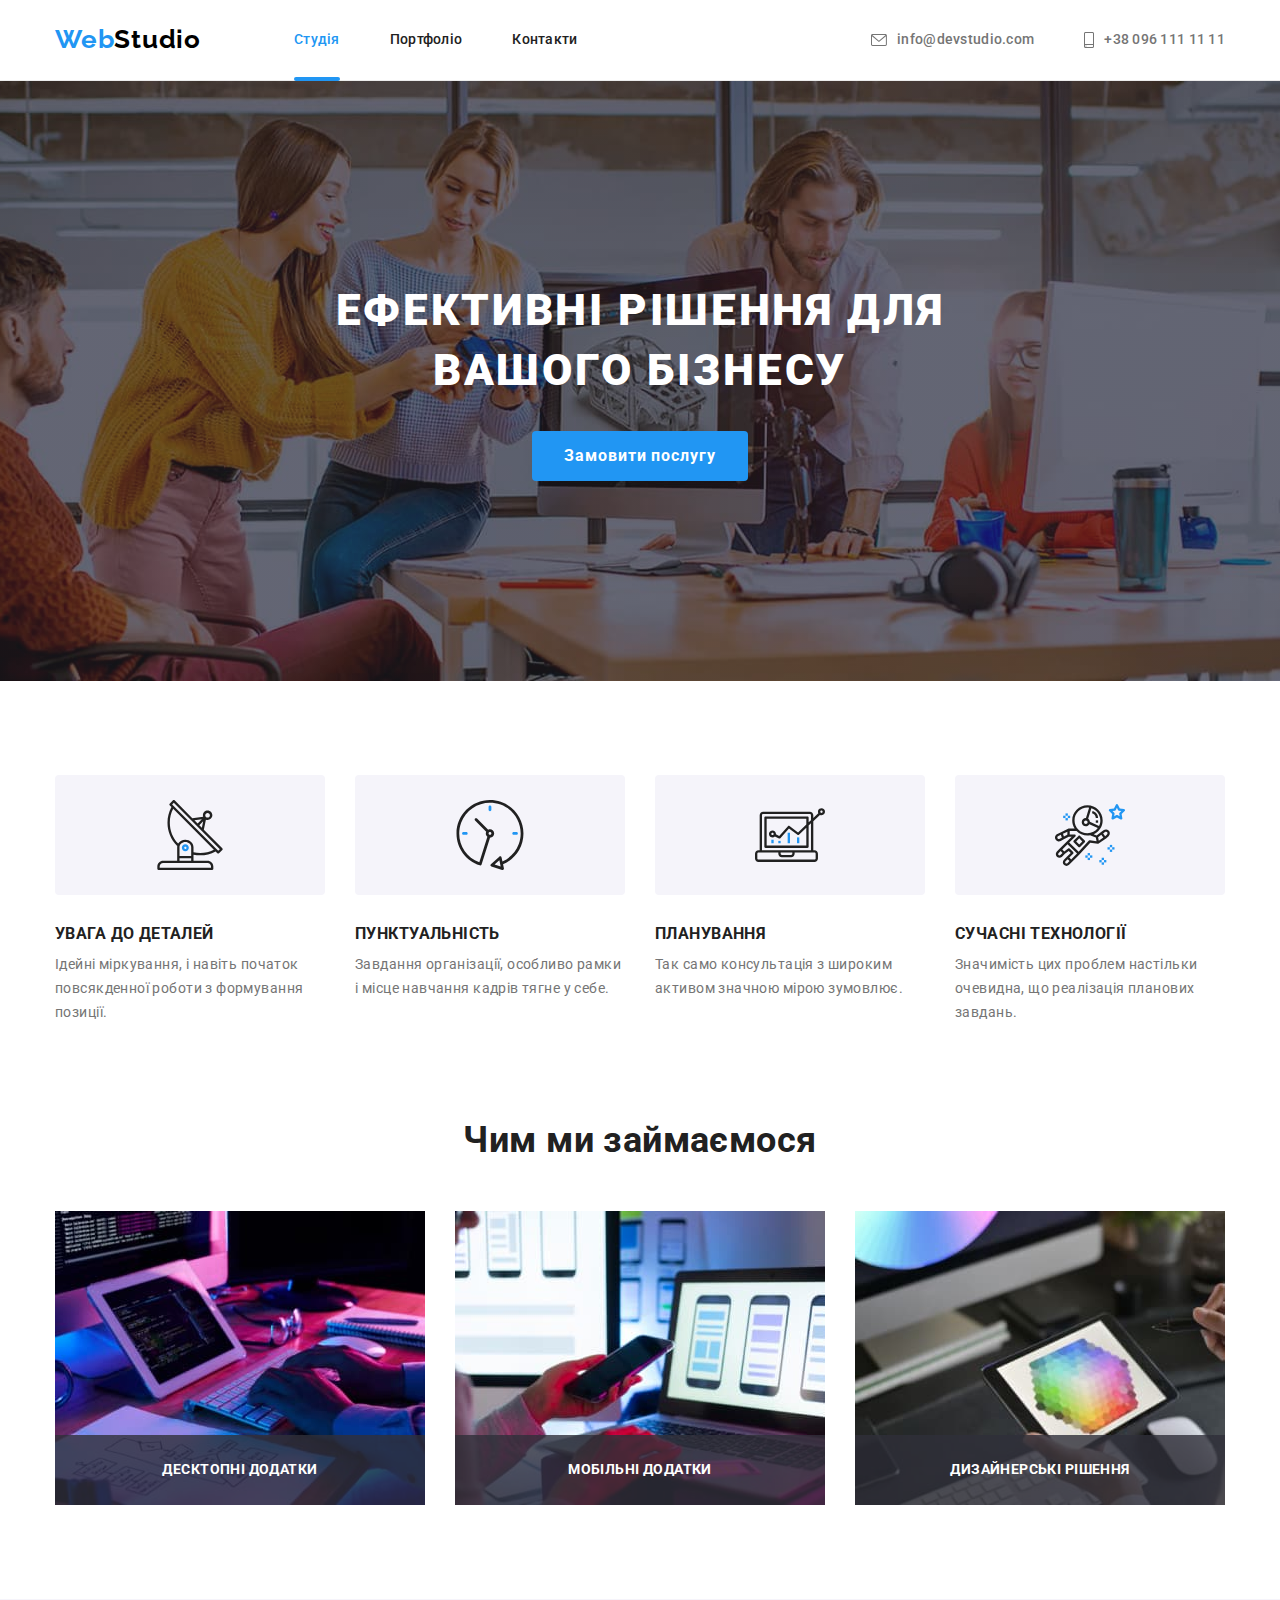
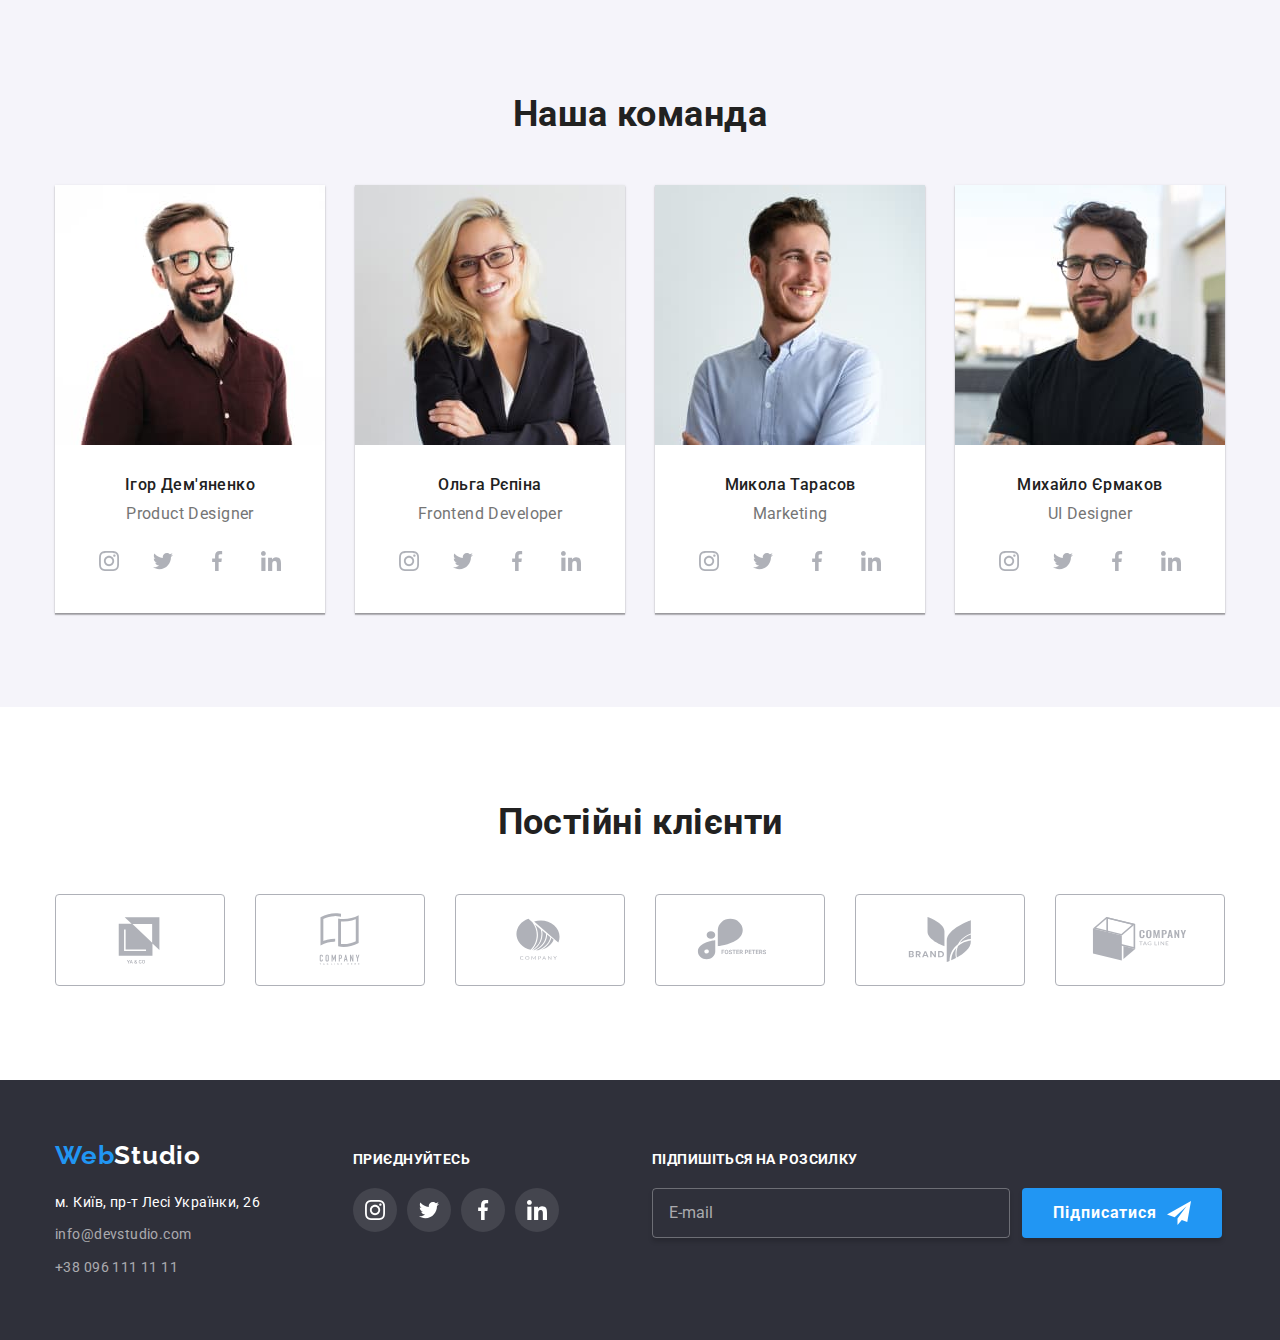
<file: index.html>
<!DOCTYPE html>
<html lang="uk">

<head>
    <meta charset="UTF-8" />
    <meta http-equiv="X-UA-Compatible" content="IE=edge" />
    <meta name="viewport" content="width=device-width, initial-scale=1.0" />
    <title>WebStudio</title>
    <link rel="preconnect" href="https://fonts.googleapis.com" />
    <link rel="preconnect" href="https://fonts.gstatic.com" crossorigin />
    <link
        href="https://fonts.googleapis.com/css2?family=Raleway:wght@700&family=Roboto:wght@400;500;700;900&display=swap"
        rel="stylesheet" />
    <link rel="stylesheet" href="https://cdn.jsdelivr.net/npm/modern-normalize@1.1.0/modern-normalize.min.css" />
    <link rel="stylesheet" href="./css/styles.css" />
</head>

<body>
    <header class="page-header">
        <div class="container page-header-container">
            <nav class="navigation page-nav">
                <a class="logotype link" href="./index.html" lang="en">Web<span class="logo-header">Studio</span></a>
                <ul class="menu list">
                    <li class="menu-item">
                        <a class="menu-link link current" href="./index.html">Студія</a>
                    </li>
                    <li class="menu-item">
                        <a class="menu-link link" href="./portfolio.html">Портфоліо</a>
                    </li>
                    <li class="menu-item"><a class="menu-link link" href="#">Контакти</a></li>
                </ul>
            </nav>
            <ul class="menu-contact list">
                <li class="list-item">
                    <a class="list-link link" href="mailto:info@devstudio.com">
                        <svg class="header-icon" width="16px" height="12px">
                            <use href="./images/sprite.svg#icon-envelope"></use>
                        </svg>info@devstudio.com</a>
                </li>
                <li class="list-item">
                    <a class="list-link link" href="tel:+380961111111">
                        <svg class="header-icon" width="10px" height="16px">
                            <use href="./images/sprite.svg#icon-smartphone"></use>
                        </svg>+38 096 111 11 11</a>
                </li>
            </ul>
        </div>
    </header>
    <main class="page-main">
        <section class="hero">
            <div class="container">
                <h1 class="hero-title">Ефективні рішення для вашого бізнесу</h1>
                <button class="hero-btn" type="button" data-modal-open>Замовити послугу</button>
            </div>
        </section>
        <section class="benefits section">
            <div class="container">
                <h2 class="main-title visually-hidden">Наші особливості</h2>
                <ul class="benefit-list list">
                    <li class="benefit-item">
                        <div class="benefit-icon-wrap">
                            <svg class="benefit-icon" width="70px" height="70px">
                                <use href="./images/sprite.svg#icon-antenna"></use>
                            </svg>
                        </div>
                        <h3 class="benefit-title">Увага до деталей</h3>
                        <p class="benefit-text">
                            Ідейні міркування, і навіть початок повсякденної роботи з формування позиції.
                        </p>
                    </li>
                    <li class="benefit-item">
                        <div class="benefit-icon-wrap">
                            <svg class="benefit-icon" width="70px" height="70px">
                                <use href="./images/sprite.svg#icon-clock"></use>
                            </svg>
                        </div>
                        <h3 class="benefit-title">Пунктуальність</h3>
                        <p class="benefit-text">
                            Завдання організації, особливо рамки і місце навчання кадрів тягне у себе.
                        </p>
                    </li>
                    <li class="benefit-item">
                        <div class="benefit-icon-wrap">
                            <svg class="benefit-icon" width="70px" height="70px">
                                <use href="./images/sprite.svg#icon-diagram"></use>
                            </svg>
                        </div>
                        <h3 class="benefit-title">Планування</h3>
                        <p class="benefit-text">
                            Так само консультація з широким активом значною мірою зумовлює.
                        </p>
                    </li>
                    <li class="benefit-item">
                        <div class="benefit-icon-wrap">
                            <svg class="benefit-icon" width="70px" height="70px">
                                <use href="./images/sprite.svg#icon-astronaut"></use>
                            </svg>
                        </div>
                        <h3 class="benefit-title">Сучасні технології</h3>
                        <p class="benefit-text">
                            Значимість цих проблем настільки очевидна, що реалізація планових завдань.
                        </p>
                    </li>
                </ul>
            </div>
        </section>
        <section class="projects">
            <div class="container">
                <h2 class="project-title main-title">Чим ми займаємося</h2>
                <ul class="project-list list">
                    <li class="project-item">
                        <img src="./images/img-1.jpg" alt="Робота за комп'ютером" width="370" height="294" />
                        <p class="overlay-project-card">Десктопні додатки</p>
                    </li>
                    <li class="project-item">
                        <img src="./images/img-2.jpg" alt="Робота за ноутбуком" width="370" height="294" />
                        <p class="overlay-project-card">Мобільні додатки</p>
                    </li>
                    <li class="project-item">
                        <img src="./images/img-3.jpg" alt="Робота на планшеті" width="370" height="294" />
                        <p class="overlay-project-card">Дизайнерські рішення</p>
                    </li>
                </ul>
            </div>
        </section>
        <section class="team section">
            <div class="container">
                <h2 class="team-title main-title">Наша команда</h2>
                <ul class="team-list list">
                    <li class="team-card">
                        <img class="team-img" src="./images/person-1.jpg" alt="Ігор Дем'яненко фото" width="270"
                            height="260" />
                        <div class="indent-card">
                            <h3 class="team-name">Ігор Дем'яненко</h3>
                            <p class="team-position" lang="en">Product Designer</p>
                            <ul class="team-icon-list list">
                                <li class="team-icon-item">
                                    <a class="team-icon-link link" href="#">
                                        <svg class="team-icon" width="20px" height="20px">
                                            <use href="./images/sprite.svg#icon-instagram"></use>
                                        </svg>
                                    </a>
                                </li>
                                <li class="team-icon-item">
                                    <a class="team-icon-link link" href="#">
                                        <svg class="team-icon" width="20px" height="20px">
                                            <use href="./images/sprite.svg#icon-twitter"></use>
                                        </svg>
                                    </a>
                                </li>
                                <li class="team-icon-item">
                                    <a class="team-icon-link link" href="#">
                                        <svg class="team-icon" width="20px" height="20px">
                                            <use href="./images/sprite.svg#icon-facebook"></use>
                                        </svg>
                                    </a>
                                </li>
                                <li class="team-icon-item">
                                    <a class="team-icon-link link" href="#">
                                        <svg class="team-icon" width="20px" height="20px">
                                            <use href="./images/sprite.svg#icon-linkedin"></use>
                                        </svg>
                                    </a>
                                </li>
                            </ul>
                        </div>
                    </li>
                    <li class="team-card">
                        <img class="team-img" src="./images/person-2.jpg" alt="Ольга Рєпіна фото" width="270"
                            height="260" />
                        <div class="indent-card">
                            <h3 class="team-name">Ольга Рєпіна</h3>
                            <p class="team-position" lang="en">Frontend Developer</p>
                            <ul class="team-icon-list list">
                                <li class="team-icon-item">
                                    <a class="team-icon-link link" href="#">
                                        <svg class="team-icon" width="20px" height="20px">
                                            <use href="./images/sprite.svg#icon-instagram"></use>
                                        </svg>
                                    </a>
                                </li>
                                <li class="team-icon-item">
                                    <a class="team-icon-link link" href="#">
                                        <svg class="team-icon" width="20px" height="20px">
                                            <use href="./images/sprite.svg#icon-twitter"></use>
                                        </svg>
                                    </a>
                                </li>
                                <li class="team-icon-item">
                                    <a class="team-icon-link link" href="#">
                                        <svg class="team-icon" width="20px" height="20px">
                                            <use href="./images/sprite.svg#icon-facebook"></use>
                                        </svg>
                                    </a>
                                </li>
                                <li class="team-icon-item">
                                    <a class="team-icon-link link" href="#">
                                        <svg class="team-icon" width="20px" height="20px">
                                            <use href="./images/sprite.svg#icon-linkedin"></use>
                                        </svg>
                                    </a>
                                </li>
                            </ul>
                        </div>
                    </li>
                    <li class="team-card">
                        <img class="team-img" src=" ./images/person-3.jpg" alt="Микола Тарасов фото" width="270"
                            height="260" />
                        <div class="indent-card">
                            <h3 class="team-name">Микола Тарасов</h3>
                            <p class="team-position" lang="en">Marketing</p>
                            <ul class="team-icon-list list">
                                <li class="team-icon-item">
                                    <a class="team-icon-link link" href="#">
                                        <svg class="team-icon" width="20px" height="20px">
                                            <use href="./images/sprite.svg#icon-instagram"></use>
                                        </svg>
                                    </a>
                                </li>
                                <li class="team-icon-item">
                                    <a class="team-icon-link link" href="#">
                                        <svg class="team-icon" width="20px" height="20px">
                                            <use href="./images/sprite.svg#icon-twitter"></use>
                                        </svg>
                                    </a>
                                </li>
                                <li class="team-icon-item">
                                    <a class="team-icon-link link" href="#">
                                        <svg class="team-icon" width="20px" height="20px">
                                            <use href="./images/sprite.svg#icon-facebook"></use>
                                        </svg>
                                    </a>
                                </li>
                                <li class="team-icon-item">
                                    <a class="team-icon-link link" href="#">
                                        <svg class="team-icon" width="20px" height="20px">
                                            <use href="./images/sprite.svg#icon-linkedin"></use>
                                        </svg>
                                    </a>
                                </li>
                            </ul>
                        </div>
                    </li>
                    <li class="team-card">
                        <img class="team-img" src=" ./images/person-4.jpg" alt="Михайло Єрмаков фото" width="270"
                            height="260" />
                        <div class="indent-card">
                            <h3 class="team-name">Михайло Єрмаков</h3>
                            <p class="team-position" lang="en">UI Designer</p>
                            <ul class="team-icon-list list">
                                <li class="team-icon-item">
                                    <a class="team-icon-link link" href="#">
                                        <svg class="team-icon" width="20px" height="20px">
                                            <use href="./images/sprite.svg#icon-instagram"></use>
                                        </svg>
                                    </a>
                                </li>
                                <li class="team-icon-item">
                                    <a class="team-icon-link link" href="#">
                                        <svg class="team-icon" width="20px" height="20px">
                                            <use href="./images/sprite.svg#icon-twitter"></use>
                                        </svg>
                                    </a>
                                </li>
                                <li class="team-icon-item">
                                    <a class="team-icon-link link" href="#">
                                        <svg class="team-icon" width="20px" height="20px">
                                            <use href="./images/sprite.svg#icon-facebook"></use>
                                        </svg>
                                    </a>
                                </li>
                                <li class="team-icon-item">
                                    <a class="team-icon-link link" href="#">
                                        <svg class="team-icon" width="20px" height="20px">
                                            <use href="./images/sprite.svg#icon-linkedin"></use>
                                        </svg>
                                    </a>
                                </li>
                            </ul>
                        </div>
                    </li>
                </ul>
            </div>
        </section>
        <section class="clients section">
            <div class="container">
                <h2 class="client-title main-title">Постійні клієнти</h2>
                <ul class="client-icon-list list">
                    <li>
                        <a class="client-icon-link link" href="">
                            <svg width="106px" height="60px">
                                <use href="./images/sprite.svg#icon-logo1"></use>
                            </svg>
                        </a>
                    </li>
                    <li>
                        <a class="client-icon-link link" href="">
                            <svg width="106px" height="60px">
                                <use href="./images/sprite.svg#icon-logo2"></use>
                            </svg>
                        </a>
                    </li>
                    <li>
                        <a class="client-icon-link link" href="">
                            <svg width="106px" height="60px">
                                <use href="./images/sprite.svg#icon-logo3"></use>
                            </svg>
                        </a>
                    </li>
                    <li>
                        <a class="client-icon-link link" href="">
                            <svg width="106px" height="60px">
                                <use href="./images/sprite.svg#icon-logo4"></use>
                            </svg>
                        </a>
                    </li>
                    <li>
                        <a class="client-icon-link link" href="">
                            <svg width="106px" height="60px">
                                <use href="./images/sprite.svg#icon-logo5"></use>
                            </svg>
                        </a>
                    </li>
                    <li>
                        <a class="client-icon-link link" href="">
                            <svg width="106px" height="60px">
                                <use href="./images/sprite.svg#icon-logo6"></use>
                            </svg>
                        </a>
                    </li>
                </ul>
            </div>
        </section>
    </main>
    <footer class="page-footer">
        <div class="container footer-wrap">
            <div class="right-wrap">
                <a class="logotype link logo-link-footer" href="./index.html" lang="en">Web<span
                        class="logo-footer">Studio</span></a>
                <address class="address-footer">
                    <ul class="list">
                        <li class="address-item">
                            <a class="address-link link" href="https://goo.gl/maps/DQUVDp7Fr1gkrE9Y7" target="_blank"
                                rel="noopener noreferrer nofollow">м. Київ, пр-т Лесі Українки, 26</a>
                        </li>
                        <li class="address-item">
                            <a class="info-link link" href="mailto:info@devstudio.com">info@devstudio.com</a>
                        </li>
                        <li class="address-item">
                            <a class="info-link link" href="tel:+380961111111">+38 096 111 11 11</a>
                        </li>
                    </ul>
                </address>
            </div>
            <div class="contacts-wrap">
                <p class="footer-text">Приєднуйтесь</p>

                <ul class="footer-icon-list list">
                    <li class="footer-icon-item">
                        <a class="footer-icon-link link" href="#">
                            <svg class="footer-icon" width="20px" height="20px">
                                <use href="./images/sprite.svg#icon-instagram"></use>
                            </svg>
                        </a>
                    </li>
                    <li class="footer-icon-item">
                        <a class="footer-icon-link link" href="#">
                            <svg class="footer-icon" width="20px" height="20px">
                                <use href="./images/sprite.svg#icon-twitter"></use>
                            </svg>
                        </a>
                    </li>
                    <li class="footer-icon-item">
                        <a class="footer-icon-link link" href="#">
                            <svg class="footer-icon" width="20px" height="20px">
                                <use href="./images/sprite.svg#icon-facebook"></use>
                            </svg>
                        </a>
                    </li>
                    <li class="footer-icon-item">
                        <a class="footer-icon-link link" href="#">
                            <svg class="footer-icon" width="20px" height="20px">
                                <use href="./images/sprite.svg#icon-linkedin"></use>
                            </svg>
                        </a>
                    </li>
                </ul>
            </div>

            <div class="footer-signup">
                <p class="signup-text">Підпишіться на розсилку</p>
                <form class="footer-form">
                    <label for="" class="footer-form-label">
                        <input type="email" class="footer-form-input" placeholder="E-mail" name="email" required />
                    </label>
                    <button type="submit" class="footer-form-btn">
                        Підписатися
                        <svg class="footer-form-img" width="24px" height="24px">
                            <use href="./images/sprite.svg#icon-send"></use>
                        </svg>
                    </button>
                </form>
            </div>
        </div>
    </footer>
    <div class="backdrop is-hidden" data-modal>
        <div class="modal">
            <button type="button" class="modal-btn-close" data-modal-close>
                <svg class="modal-btn-icon" width="18px" height="18px">
                    <use href="./images/sprite.svg#icon-modal-btn-close"></use>
                </svg>
            </button>
            <p class="modal-title">Залиште свої дані, ми вам передзвонимо</p>
            <form class="modal-form" action="">
                <label class="modal-form-field">
                    <span class="modal-form-name">Ім'я</span>
                    <span class="modal-input-wrap">
                        <input type="text" class="modal-form-input" name="name" required />
                        <svg class="modal-input-icon" width="18px" height="18px">
                            <use href="./images/sprite.svg#icon-person"></use>
                        </svg>
                    </span>
                </label>
                <label class="modal-form-field">
                    <span class="modal-form-name">Телефон</span>
                    <span class="modal-input-wrap">
                        <input type="tel" class="modal-form-input" name="phone-number" required />
                        <svg class="modal-input-icon" width="18px" height="18px">
                            <use href="./images/sprite.svg#icon-phone"></use>
                        </svg>
                    </span>
                </label>
                <label class="modal-form-field">
                    <span class="modal-form-name">Пошта</span>
                    <span class="modal-input-wrap">
                        <input type="email" class="modal-form-input" name="email" required />
                        <svg class="modal-input-icon" width="18px" height="18px">
                            <use href="./images/sprite.svg#icon-email"></use>
                        </svg>
                    </span>
                </label>
                <label class="modal-form-field">
                    <span class="modal-form-name">Коментар</span>
                    <textarea placeholder="Введіть текст" class="modal-form-comment" name="comment"></textarea>
                </label>

                <label class="modal-form-check">
                    <input class="checkbox visually-hidden" type="checkbox" name="policy" required />
                    <span class="modal-icon"></span>
                    <span class="modal-check-text">Погоджуюся з розсилкою та приймаю&nbsp</span>
                    <a class="modal-link-check link" href="#">Умови договору</a>
                </label>
                <button type="submit" class="modal-form-btn">Відправити</button>
            </form>
        </div>
    </div>
    <script src="./js/modal.js"></script>
</body>

</html>
</file>
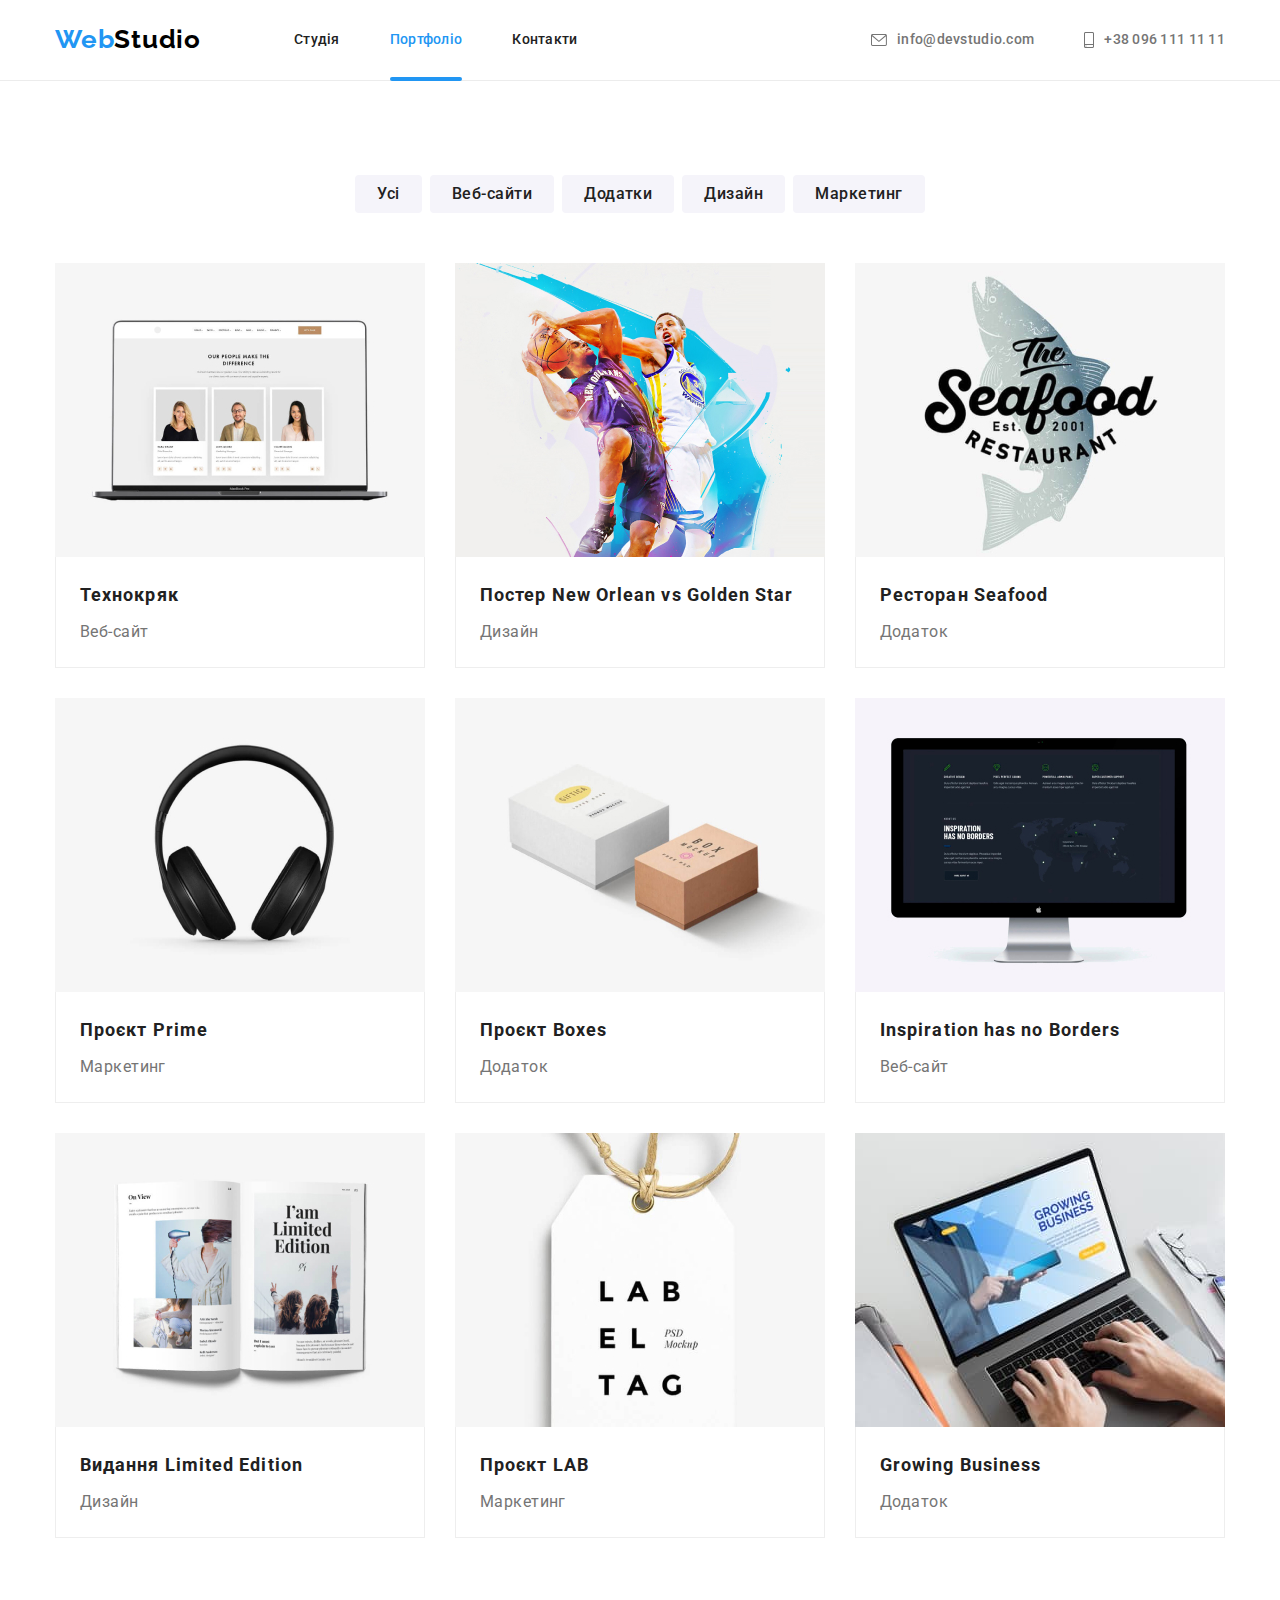
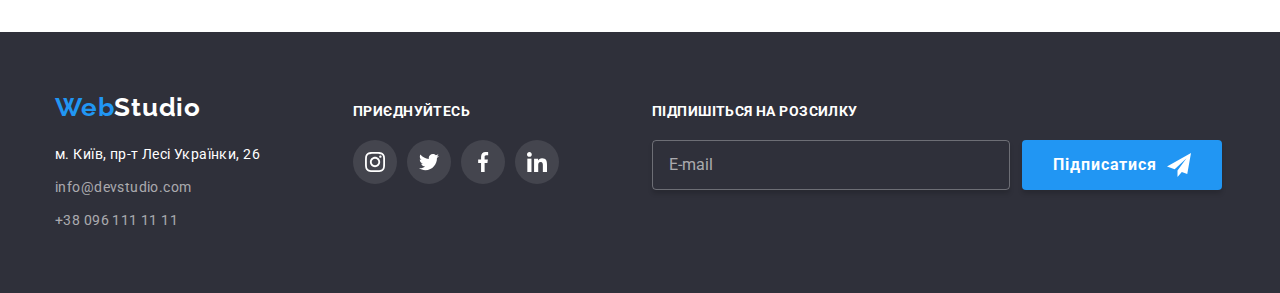
<file: portfolio.html>
<!DOCTYPE html>
<html lang="uk">

<head>
    <meta charset="UTF-8" />
    <meta http-equiv="X-UA-Compatible" content="IE=edge" />
    <meta name="viewport" content="width=device-width, initial-scale=1.0" />
    <title>Portfolio</title>
    <link rel="preconnect" href="https://fonts.googleapis.com" />
    <link rel="preconnect" href="https://fonts.gstatic.com" crossorigin />
    <link
        href="https://fonts.googleapis.com/css2?family=Raleway:wght@700&family=Roboto:wght@400;500;700;900&display=swap"
        rel="stylesheet" />
    <link rel="stylesheet" href="https://cdn.jsdelivr.net/npm/modern-normalize@1.1.0/modern-normalize.min.css" />
    <link rel="stylesheet" href="./css/styles.css" />
</head>

<body>
    <header class="page-header">
        <div class="container page-header-container">
            <nav class="navigation page-nav">
                <a class="logotype link" href="./index.html" lang="en">Web<span class="logo-header">Studio</span></a>
                <ul class="menu list">
                    <li class="menu-item">
                        <a class="menu-link link" href="./index.html">Студія</a>
                    </li>
                    <li class="menu-item">
                        <a class="menu-link link current" href="./portfolio.html">Портфоліо</a>
                    </li>
                    <li class="menu-item"><a class="menu-link link" href="#">Контакти</a></li>
                </ul>
            </nav>
            <ul class="menu-contact list">
                <li class="list-item">
                    <a class="list-link link" href="mailto:info@devstudio.com">
                        <svg class="header-icon" width="16px" height="12px">
                            <use href="./images/sprite.svg#icon-envelope"></use>
                        </svg>info@devstudio.com</a>
                </li>
                <li class="list-item">
                    <a class="list-link link" href="tel:+380961111111">
                        <svg class="header-icon" width="10px" height="16px">
                            <use href="./images/sprite.svg#icon-smartphone"></use>
                        </svg>+38 096 111 11 11</a>
                </li>
            </ul>
        </div>
    </header>

    <main class="page-portfolio">
        <section class="services section">
            <div class="container">
                <h1 class="visually-hidden">Наші послуги</h1>
                <ul class="service-list list">
                    <li class="service-item"><button class="service-btn" type="button">Усі</button></li>
                    <li class="service-item">
                        <button class="service-btn" type="button">Веб-сайти</button>
                    </li>
                    <li class="service-item"><button class="service-btn" type="button">Додатки</button></li>
                    <li class="service-item"><button class="service-btn" type="button">Дизайн</button></li>
                    <li class="service-item">
                        <button class="service-btn" type="button">Маркетинг</button>
                    </li>
                </ul>
                <ul class="service-card list">
                    <li class="service-card-item">
                        <a class="service-card-item-link link" href="#">
                            <div class="service-card-wrap">
                                <img src="./images/laptop.jpg" alt="Ноутбук з веб-сайтом" width="370" height="294" />
                                <p class="overlay-service-card">Ресурс пропонує комплексні пропозиції з різним рівнем
                                    функціоналу та сервісів. Все це дозволить відвідувачу отримати
                                    вичерпні відомості про компанію чи приватну особу.</p>
                            </div>
                            <div class="indent-service-card">
                                <h2 class="service-title">Технокряк</h2>
                                <p class="service-text">Веб-сайт</p>
                            </div>
                        </a>
                    </li>
                    <li class="service-card-item">
                        <a class="service-card-item-link link" href="#">
                            <div class="service-card-wrap">
                                <img src="./images/design.jpg" alt="Двоє чоловіків грають у баскетбол" width="370"
                                    height="294" />
                                <p class="overlay-service-card">Ресурс пропонує комплексні пропозиції з різним рівнем
                                    функціоналу та сервісів. Все це дозволить відвідувачу отримати
                                    вичерпні відомості про компанію чи приватну особу.</p>
                            </div>
                            <div class="indent-service-card">
                                <h2 class="service-title">
                                    Постер <span lang="en">New Orlean vs Golden Star</span>
                                </h2>
                                <p class="service-text">Дизайн</p>
                            </div>
                        </a>
                    </li>
                    <li class="service-card-item">
                        <a class="service-card-item-link link" href="#">
                            <div class="service-card-wrap">
                                <img src="./images/app.jpg" alt="Логотип ресторану" width="370" height="294" />
                                <p class="overlay-service-card">Ресурс пропонує комплексні пропозиції з різним рівнем
                                    функціоналу та сервісів. Все це дозволить відвідувачу отримати
                                    вичерпні відомості про компанію чи приватну особу.</p>
                            </div>
                            <div class="indent-service-card">
                                <h2 class="service-title">Ресторан <span lang="en">Seafood</span></h2>
                                <p class="service-text">Додаток</p>
                            </div>
                        </a>
                    </li>
                    <li class="service-card-item">
                        <a class="service-card-item-link link" href="#">
                            <div class="service-card-wrap">
                                <img src="./images/marketing.jpg" alt="Навушники" width="370" height="294" />
                                <p class="overlay-service-card">Ресурс пропонує комплексні пропозиції з різним рівнем
                                    функціоналу та сервісів. Все це дозволить відвідувачу отримати
                                    вичерпні відомості про компанію чи приватну особу.</p>
                            </div>
                            <div class="indent-service-card">
                                <h2 class="service-title">Проєкт <span lang="en">Prime</span></h2>
                                <p class="service-text">Маркетинг</p>
                            </div>
                        </a>
                    </li>
                    <li class="service-card-item">
                        <a class="service-card-item-link link" href="#">
                            <div class="service-card-wrap">
                                <img src="./images/block.jpg" alt="Дві коробки" width="370" height="294" />
                                <p class="overlay-service-card">Ресурс пропонує комплексні пропозиції з різним рівнем
                                    функціоналу та сервісів. Все це дозволить відвідувачу отримати
                                    вичерпні відомості про компанію чи приватну особу.</p>
                            </div>
                            <div class="indent-service-card">
                                <h2 class="service-title">Проєкт <span lang="en">Boxes</span></h2>
                                <p class="service-text">Додаток</p>
                            </div>
                        </a>
                    </li>
                    <li class="service-card-item">
                        <a class="service-card-item-link link" href="#">
                            <div class="service-card-wrap">
                                <img src="./images/computer.jpg" alt="Комп'ютер з веб-сайтом" width="370"
                                    height="294" />
                                <p class="overlay-service-card">Ресурс пропонує комплексні пропозиції з різним рівнем
                                    функціоналу та сервісів. Все це дозволить відвідувачу отримати
                                    вичерпні відомості про компанію чи приватну особу.</p>
                            </div>
                            <div class="indent-service-card">
                                <h2 class="service-title" lang="en">Inspiration has no Borders</h2>
                                <p class="service-text">Веб-сайт</p>
                            </div>
                        </a>
                    </li>
                    <li class="service-card-item">
                        <a class="service-card-item-link link" href="#">
                            <div class="service-card-wrap">
                                <img src="./images/book.jpg" alt="Відкрита книга" width="370" height="294" />
                                <p class="overlay-service-card">Ресурс пропонує комплексні пропозиції з різним рівнем
                                    функціоналу та сервісів. Все це дозволить відвідувачу отримати
                                    вичерпні відомості про компанію чи приватну особу.</p>
                            </div>
                            <div class="indent-service-card">
                                <h2 class="service-title">Видання <span lang="en">Limited Edition</span></h2>
                                <p class="service-text">Дизайн</p>
                            </div>
                        </a>
                    </li>
                    <li class="service-card-item">
                        <a class="service-card-item-link link" href="#">
                            <div class="service-card-wrap">
                                <img src="./images/label.jpg" alt="Етикетка" width="370" height="294" />
                                <p class="overlay-service-card">Ресурс пропонує комплексні пропозиції з різним рівнем
                                    функціоналу та сервісів. Все це дозволить відвідувачу отримати
                                    вичерпні відомості про компанію чи приватну особу.</p>
                            </div>
                            <div class="indent-service-card">
                                <h2 class="service-title">Проєкт <span lang="en">LAB</span></h2>
                                <p class="service-text">Маркетинг</p>
                            </div>
                        </a>
                    </li>
                    <li class="service-card-item">
                        <a class="service-card-item-link link" href="#">
                            <div class="service-card-wrap">
                                <img src="./images/laptop-app.jpg" alt="Чоловік працює за ноутбуком" width="370"
                                    height="294" />
                                <p class="overlay-service-card">Ресурс пропонує комплексні пропозиції з різним рівнем
                                    функціоналу та сервісів. Все це дозволить відвідувачу отримати
                                    вичерпні відомості про компанію чи приватну особу.</p>
                            </div>
                            <div class="indent-service-card">
                                <h2 class="service-title" lang="en">Growing Business</h2>
                                <p class="service-text">Додаток</p>
                            </div>
                        </a>
                    </li>
                </ul>
            </div>
        </section>
    </main>

    <footer class="page-footer">
        <div class="container footer-wrap">
            <div class="right-wrap">
                <a class="logotype link logo-link-footer" href="./index.html" lang="en">Web<span
                        class="logo-footer">Studio</span></a>
                <address class="address-footer">
                    <ul class="list">
                        <li class="address-item">
                            <a class="address-link link" href="https://goo.gl/maps/DQUVDp7Fr1gkrE9Y7" target="_blank"
                                rel="noopener noreferrer nofollow">м. Київ, пр-т Лесі Українки,
                                26</a>
                        </li>
                        <li class="address-item">
                            <a class="info-link link" href="mailto:info@devstudio.com">info@devstudio.com</a>
                        </li>
                        <li class="address-item">
                            <a class="info-link link" href="tel:+380961111111">+38 096 111 11 11</a>
                        </li>
                    </ul>
                </address>
            </div>
            <div class="contacts-wrap">
                <p class="footer-text">Приєднуйтесь</p>

                <ul class="footer-icon-list list">
                    <li class="footer-icon-item">
                        <a class="footer-icon-link link" href="#">
                            <svg class="footer-icon" width="20px" height="20px">
                                <use href="./images/sprite.svg#icon-instagram"></use>
                            </svg>
                        </a>
                    </li>
                    <li class="footer-icon-item">
                        <a class="footer-icon-link link" href="#">
                            <svg class="footer-icon" width="20px" height="20px">
                                <use href="./images/sprite.svg#icon-twitter"></use>
                            </svg>
                        </a>
                    </li>
                    <li class="footer-icon-item">
                        <a class="footer-icon-link link" href="#">
                            <svg class="footer-icon" width="20px" height="20px">
                                <use href="./images/sprite.svg#icon-facebook"></use>
                            </svg>
                        </a>
                    </li>
                    <li class="footer-icon-item">
                        <a class="footer-icon-link link" href="#">
                            <svg class="footer-icon" width="20px" height="20px">
                                <use href="./images/sprite.svg#icon-linkedin"></use>
                            </svg>
                        </a>
                    </li>
                </ul>
            </div>
            <div class="footer-signup">
                <p class="signup-text">Підпишіться на розсилку</p>
                <form class="footer-form">
                    <label for="" class="footer-form-label">
                        <input type="email" class="footer-form-input" placeholder="E-mail" name="email" required />
                    </label>
                    <button type="submit" class="footer-form-btn">
                        Підписатися
                        <svg class="footer-form-img" width="24px" height="24px">
                            <use href="./images/sprite.svg#icon-send"></use>
                        </svg>
                    </button>
                </form>
            </div>
        </div>
    </footer>
</body>

</html>
</file>
<file: css/styles.css>
:root {
  --primary-font: 'Roboto', sans-serif;
  --accent-color: #2196f3;
  --btn-bg-color-hover: #188ce8;
  --color-logo-theme-dark: #fff;
  --color-logo-theme-light: #000;
  --primary-color: #212121;
  --secondary-color: #757575;
  --light-text-color: #fff;
  --link-color: rgba(255, 255, 255, 0.6);
  --bg-dark-color: #2f303a;
  --bg-light-color: #f5f4fa;
  --bg-card-color: #fff;
  --icon-header-color: #757575;
  --icon-color: #afb1b8;
  --footer-icon-color: #fff;
  --bg-benefit-card: #f5f4fa;
  --bg-hero-color: #c4c4c4;
  --border-page-color: #ececec;
  --border-service-card-color: #eeeeee;
  --bg-overlay-project-card-color: rgba(47, 48, 58, 0.8);
  --bg-overlay-service-card-color: rgba(33, 150, 243, 0.9);
  --bg-modal-color: rgba(0, 0, 0, 0.2);
  --modal-form-border-color: rgba(33, 33, 33, 0.2);
}

.list {
  list-style: none;
}

.link {
  text-decoration: none;
}
button {
  cursor: pointer;
  font-family: inherit;
  padding: 0;
}

h1,
h2,
h3,
h4,
p {
  margin-top: 0;
  margin-bottom: 0;
}
ul,
ol {
  margin-top: 0;
  margin-bottom: 0;
  padding-left: 0;
}
img {
  display: block;
}
body {
  font-family: var(--primary-font);
  font-size: 14px;
  letter-spacing: 0.03em;
}

/* ============== COMPONENTS ============== */

.container {
  width: 1200px;
  margin-left: auto;
  margin-right: auto;
  padding-left: 15px;
  padding-right: 15px;
}
.logotype {
  font-family: 'Raleway', sans-serif;
  font-weight: 700;
  font-size: 26px;
  line-height: 1.19;
  letter-spacing: 0.03em;
  color: var(--accent-color);
  margin-right: 93px;
  padding-top: 24px;
  padding-bottom: 25px;
}

.hero-btn:hover,
.hero-btn:focus {
  background-color: var(--btn-bg-color-hover);
}

.main-title {
  font-weight: 700;
  font-size: 36px;
  line-height: 1.17;
  text-align: center;
  color: var(--primary-color);
}

.visually-hidden {
  position: absolute;
  white-space: nowrap;
  width: 1px;
  height: 1px;
  overflow: hidden;
  border: 0;
  padding: 0;
  clip: rect(0 0 0 0);
  clip-path: inset(50%);
  margin: -1px;
}
.section {
  padding-top: 94px;
  padding-bottom: 94px;
}
/* ============== /COMPONENTS ============== */

/* ============== HEADER ============== */

.page-header {
  border-bottom: 1px solid var(--border-page-color);
}
.page-header-container {
  display: flex;
  align-items: center;
}
.page-nav {
  display: flex;
  align-items: center;
}
.menu {
  display: flex;
  align-items: center;
}
.menu-item:not(:last-child),
.list-item:not(:last-child) {
  margin-right: 50px;
}

.menu-contact {
  margin-left: auto;
  align-items: center;
  display: flex;
}
.menu-item {
  position: relative;
}
.menu-link {
  display: inline-block;
  font-family: inherit;
  font-weight: 500;
  font-size: 14px;
  line-height: 1.14;
  letter-spacing: 0.02em;
  color: var(--primary-color);
  padding-top: 32px;
  padding-bottom: 32px;
  transition: color 250ms cubic-bezier(0.4, 0, 0.2, 1);
}
.menu-link.current::after {
  content: '';
  background-color: var(--accent-color);
  border-radius: 2px;
  width: 100%;
  height: 4px;
  display: block;
  position: absolute;
  left: 0;
  bottom: -1px;
}

.list-link {
  font-family: inherit;
  font-weight: 500;
  font-size: 14px;
  line-height: 1.14;
  letter-spacing: 0.02em;
  color: var(--secondary-color);
  display: flex;
  align-items: center;
  fill: currentColor;
  padding-top: 32px;
  padding-bottom: 32px;
  transition: color 250ms cubic-bezier(0.4, 0, 0.2, 1);
}

.logo-header {
  color: var(--color-logo-theme-light);
}

.header-icon {
  margin-right: 10px;
}

.menu-link:hover,
.menu-link:focus,
.list-link:hover,
.list-link:focus,
.current,
.address-link:hover,
.address-link:focus,
.info-link:hover,
.info-link:focus {
  color: var(--accent-color);
}
/* ============== /HEADER ============== */

/* ============== HERO ============== */

.hero {
  background-image: linear-gradient(to right, rgba(47, 48, 58, 0.4), rgba(47, 48, 58, 0.4)),
    url('../images/bg-img.jpg');
  background-size: 1600px;
  background-repeat: no-repeat;
  background-position: center;
  background-color: var(--bg-hero-color);
  padding-top: 200px;
  padding-bottom: 200px;
}
.hero-title {
  font-weight: 900;
  font-size: 44px;
  line-height: 1.36;
  text-align: center;
  letter-spacing: 0.06em;
  text-transform: uppercase;
  color: var(--light-text-color);
  width: 700px;
  margin-left: auto;
  margin-right: auto;
  margin-bottom: 30px;
}
.hero-btn {
  font-weight: 700;
  font-size: 16px;
  line-height: 1.88;
  letter-spacing: 0.06em;
  color: var(--light-text-color);
  background-color: var(--accent-color);
  border: 0;
  border-radius: 4px;
  padding: 10px 32px;
  display: block;
  margin: 0 auto;
  transition: background-color 250ms cubic-bezier(0.4, 0, 0.2, 1);
}

/* ============== /HERO ============== */

/* ============== BENEFITS ============== */

.benefit-list {
  display: flex;
  gap: 30px;
}

.benefit-icon-wrap {
  display: flex;
  align-items: center;
  background-color: var(--bg-benefit-card);
  justify-content: center;
  width: 270px;
  height: 120px;
  border-radius: 4px;
  margin-bottom: 30px;
}

.benefit-title {
  font-weight: 700;
  line-height: 1.14;
  text-transform: uppercase;
  color: var(--primary-color);
  margin-bottom: 10px;
}

.benefit-text {
  line-height: 1.71;
  color: var(--secondary-color);
}
.benefit-item {
  flex-basis: calc((100% - 90px) / 4);
}

/* ============== /BENEFIT ============== */

/* ============== PROJECTS ============== */

.project-title {
  margin-bottom: 50px;
}

.project-list {
  display: flex;
  gap: 30px;
}
.projects {
  padding-bottom: 94px;
}
.project-item {
  position: relative;
}
.overlay-project-card {
  background-color: var(--bg-overlay-project-card-color);
  font-weight: 700;
  line-height: 1.14;
  text-transform: uppercase;
  display: flex;
  align-items: center;
  justify-content: center;
  color: var(--light-text-color);
  position: absolute;
  bottom: 0;
  left: 0;
  width: 100%;
  height: 70px;
}
/* ============== /PROJECTS ============== */

/* ============== TEAM ============== */

.team-name {
  font-weight: 500;
  font-size: 16px;
  line-height: 1.19;
  color: var(--primary-color);
  margin-bottom: 10px;
}

.team-position {
  font-size: 16px;
  line-height: 1.19;
  color: var(--secondary-color);
  margin-bottom: 16px;
}

.team {
  background: var(--bg-light-color);
}
.team-title {
  margin-bottom: 50px;
}
.team-list {
  display: flex;
  gap: 30px;
  flex-wrap: wrap;
}

.team-card {
  background-color: var(--light-text-color);
  box-shadow: 0px 1px 3px rgba(0, 0, 0, 0.12), 0px 1px 1px rgba(0, 0, 0, 0.14),
    0px 2px 1px rgba(0, 0, 0, 0.2);
}
.indent-card {
  padding: 30px 20px;
  text-align: center;
  border-radius: 0px 0px 4px 4px;
}

.team-icon-list {
  display: flex;
  gap: 10px;
  justify-content: center;
}
.team-icon-link {
  display: flex;
  align-items: center;
  justify-content: center;
  width: 44px;
  height: 44px;
  border-radius: 50%;
  fill: var(--icon-color);
  transition: background-color 250ms cubic-bezier(0.4, 0, 0.2, 1),
    fill 250ms cubic-bezier(0.4, 0, 0.2, 1);
}

.team-icon-link:hover,
.team-icon-link:focus {
  background-color: var(--accent-color);
  fill: var(--light-text-color);
}

/* ============== /TEAM ============== */

/* ============== PORTFOLIO ============== */

.service-list {
  display: flex;
  justify-content: center;
  margin-bottom: 50px;
  column-gap: 8px;
}

.service-btn {
  font-family: inherit;
  font-weight: 500;
  font-size: 16px;
  line-height: 1.63;
  letter-spacing: 0.03em;
  color: var(--primary-color);
  background: var(--bg-light-color);
  cursor: pointer;
  border: 0;
  padding: 6px 22px;
  border-radius: 4px;
  transition: color 250ms cubic-bezier(0.4, 0, 0.2, 1),
    background-color 250ms cubic-bezier(0.4, 0, 0.2, 1),
    box-shadow 250ms cubic-bezier(0.4, 0, 0.2, 1);
}
.service-btn:hover,
.service-btn:focus {
  color: var(--light-text-color);
  background-color: var(--accent-color);
  box-shadow: 0px 3px 1px rgba(0, 0, 0, 0.1), 0px 1px 2px rgba(0, 0, 0, 0.08),
    0px 2px 2px rgba(0, 0, 0, 0.12);
}

.service-card {
  display: flex;
  flex-wrap: wrap;
  gap: 30px;
}

.indent-service-card {
  padding: 20px 24px;
  border: 1px solid var(--border-service-card-color);
  border-top: none;
}

.service-card-item-link {
  display: block;
  transition: box-shadow 250ms cubic-bezier(0.4, 0, 0.2, 1);
}
.service-card-item-link:hover,
.service-card-item-link:focus {
  box-shadow: 0px 1px 1px rgba(0, 0, 0, 0.12), 0px 4px 4px rgba(0, 0, 0, 0.06),
    1px 4px 6px rgba(0, 0, 0, 0.16);
}
.service-title {
  font-weight: 700;
  font-size: 18px;
  line-height: 2;
  letter-spacing: 0.06em;
  color: var(--primary-color);
  margin-bottom: 4px;
}

.service-text {
  font-size: 16px;
  line-height: 1.88;
  color: var(--secondary-color);
}

.client-title {
  margin-bottom: 50px;
}

.client-icon-list {
  display: flex;
  gap: 30px;
}
.client-icon-link {
  display: flex;
  justify-content: center;
  align-items: center;
  width: 170px;
  height: 92px;
  fill: var(--icon-color);
  border: 1px solid var(--icon-color);
  border-radius: 4px;
  transition: border-color 250ms cubic-bezier(0.4, 0, 0.2, 1),
    fill 250ms cubic-bezier(0.4, 0, 0.2, 1);
}

.client-icon-link:hover,
.client-icon-link:focus {
  fill: var(--accent-color);
  border-color: var(--accent-color);
}

.overlay-service-card {
  background-color: var(--bg-overlay-service-card-color);
  font-size: 18px;
  line-height: 1.56;
  color: var(--light-text-color);
  padding: 63px 24px;
  position: absolute;
  top: 0;
  left: 0;
  width: 100%;
  height: 100%;
  overflow: auto;
  transform: translate(0, 100%);
  transition: transform 250ms cubic-bezier(0.4, 0, 0.2, 1);
}
.service-card-wrap {
  position: relative;
  overflow: hidden;
}
.service-card-item-link:hover .overlay-service-card,
.service-card-item-link:focus .overlay-service-card {
  transform: translate(0, 0);
}
/* ============== /PORTFOLIO ============== */

/* ============== FOOTER ============== */

.address-footer {
  font-style: normal;
}
.page-footer {
  background-color: var(--bg-dark-color);
  padding-top: 60px;
  padding-bottom: 60px;
}
.logo-footer {
  color: var(--color-logo-theme-dark);
}
.logo-link-footer {
  margin-right: 0;
  margin-bottom: 20px;
  display: inline-block;
  padding: 0;
}
.address-item {
  line-height: 1.71;
}
.address-item:not(:last-child) {
  margin-bottom: 9px;
}

.address-link {
  color: var(--light-text-color);
  transition: color 250ms cubic-bezier(0.4, 0, 0.2, 1);
}

.info-link {
  color: var(--link-color);
  transition: color 250ms cubic-bezier(0.4, 0, 0.2, 1);
}

.footer-text {
  font-weight: 700;
  font-size: 14px;
  line-height: 1.14;
  letter-spacing: 0.03em;
  text-transform: uppercase;
  color: var(--light-text-color);
  margin-bottom: 20px;
}
.footer-icon-list {
  display: flex;
  gap: 10px;
}
.footer-icon-link {
  display: flex;
  align-items: center;
  justify-content: center;
  width: 44px;
  height: 44px;
  border-radius: 50%;
  fill: var(--footer-icon-color);
  background-color: rgba(255, 255, 255, 0.1);
  transition: background-color 250ms cubic-bezier(0.4, 0, 0.2, 1);
}

.footer-icon-link:hover,
.footer-icon-link:focus {
  background-color: var(--accent-color);
}
.footer-wrap {
  display: flex;
  align-items: baseline;
}
.right-wrap {
  margin-right: 93px;
}
.contacts-wrap {
  margin-right: 93px;
}

.signup-text {
  font-weight: 700;
  line-height: 1.14;
  text-transform: uppercase;
  color: var(--light-text-color);
  margin-bottom: 20px;
}

.footer-form-input {
  width: 358px;
  height: 50px;
  padding: 15px 16px;
  border: 1px solid rgba(255, 255, 255, 0.3);
  box-shadow: 0px 4px 4px rgba(0, 0, 0, 0.15);
  border-radius: 4px;
  
  background-color: transparent;
  color: var(--color-logo-theme-dark);
  transition: border-color 250ms cubic-bezier(0.4, 0, 0.2, 1);
}
.footer-form-label {
  margin-right: 12px;

}

.footer-form-input::placeholder {
  font-size: 16px;
  line-height: 1.25;
  color: var(--link-color);
}

.footer-form-btn {
  width: 200px;
    height: 50px;
    background: var(--accent-color);
    box-shadow: 0px 4px 4px rgba(0, 0, 0, 0.15);
    border-radius: 4px;
    border: 0;
    font-weight: 700;
    font-size: 16px;
    line-height: 1.88;
    display: flex;
    align-items: center;
    text-align: center;
    justify-content: center;
    letter-spacing: 0.06em;
    color: var(--color-logo-theme-dark);
  transition: background-color 250ms cubic-bezier(0.4, 0, 0.2, 1);
}


.footer-form-btn:hover,
.footer-form-btn:focus,
.modal-form-btn:hover,
.modal-form-btn:focus {
  background-color: var(--btn-bg-color-hover);

}

.footer-form-img {
  fill: var(--footer-icon-color);
  margin-left: 10px;
}
.footer-form {
  display: flex;
}
.footer-form-input:hover,
.footer-form-input:focus {
  border-color: var(--accent-color);

}
/* ============== /FOOTER ============== */

/* ============== MODAL WINDOW ============== */

.backdrop {
  background-color: var(--bg-modal-color);
  position: fixed;
  top: 0;
  left: 0;
  width: 100%;
  height: 100%;
  z-index: 100;
  transition: opacity 250ms cubic-bezier(0.4, 0, 0.2, 1),
    visibility 250ms cubic-bezier(0.4, 0, 0.2, 1);
}
.backdrop.is-hidden {
  opacity: 0;
  visibility: hidden;
  pointer-events: none;
}
.modal {
  background-color: var(--bg-card-color);
  width: 528px;
  height: 581px;
  position: absolute;
  top: 50%;
  left: 50%;
  transform: translate(-50%, -50%);
  border-radius: 4px;
  box-shadow: 0px 1px 3px rgba(0, 0, 0, 0.12), 0px 1px 1px rgba(0, 0, 0, 0.14),
    0px 2px 1px rgba(0, 0, 0, 0.2);
    padding: 40px;
}
.modal-btn-close {
  background-color: transparent;
  border: 1px solid rgba(0, 0, 0, 0.1);
  padding: 0;
  width: 30px;
  height: 30px;
  border-radius: 50%;
  display: flex;
  align-items: center;
  justify-content: center;
  position: absolute;
  top: 8px;
  right: 8px;
}

.modal-btn-icon {
  fill: #000;
  transition: fill 250ms cubic-bezier(0.4, 0, 0.2, 1);
}
.modal-btn-close:hover .modal-btn-icon,
.modal-btn-close:focus .modal-btn-icon {
  fill: var(--accent-color);
}

.modal-title {
  font-weight: 700;
    font-size: 20px;
    line-height: 1.15;
    text-align: center;
    letter-spacing: 0.03em;
    color: var(--primary-color);
    margin-bottom: 12px;

}

.modal-form {
  display: flex;
  flex-direction: column;
}
.modal-form-input {
  width: 100%;
  height: 40px;
  padding-left: 42px;
  border: 1px solid var(--modal-form-border-color);
    border-radius: 4px;
    transition: border-color 250ms cubic-bezier(0.4, 0, 0.2, 1);
    
}
.modal-form-input:focus,
.modal-form-comment:focus {
  border-color: var(--accent-color);
  outline: none;

}
.modal-form-input:focus + .modal-input-icon {
  fill: var(--accent-color);

}
.modal-form-name {
  display: block;
  font-size: 12px;
    line-height: 1.17;
    letter-spacing: 0.01em;
    color: var(--secondary-color);
    margin-bottom: 4px;
}
.modal-input-wrap {
  display: block;
  position: relative;
  
}
.modal-form-field {
  margin-bottom: 10px;

}


.modal-input-icon {
  position: absolute;
  top: 50%;
  left: 15px;
  transform: translate(0, -50%);
  transition: fill 250ms cubic-bezier(0.4, 0, 0.2, 1);
}

.modal-form-comment {
  width: 100%;
  height: 120px;
  padding: 12px 16px;
  border: 1px solid var(--modal-form-border-color);
    border-radius: 4px;
    resize: none;
    margin-bottom: 20px;
    transition: border-color 250ms cubic-bezier(0.4, 0, 0.2, 1);

}
.modal-form-comment::placeholder {
  color: rgba(117, 117, 117, 0.5);
}

.modal-form-btn {
  align-self: center;
  width: 200px;
  height: 50px;
  background: var(--accent-color);
    box-shadow: 0px 4px 4px rgba(0, 0, 0, 0.15);
    border-radius: 4px;
    border: 0;
    padding: 10px 10px;
    letter-spacing: 0.06em;
    transition: background-color 250ms cubic-bezier(0.4, 0, 0.2, 1);
    
      color: var(--light-text-color);
      
}

.modal-form-check {
  margin-bottom: 30px;
  display: flex;
  align-items: center;
}

.modal-check-text {
  font-size: 14px;
  line-height: 1.71;
  color: var(--secondary-color);
  cursor: pointer;

}

.modal-icon {
  display: block;
  width: 15px;
  height: 15px;
  border-radius: 2px;
  border: 2px solid var(--primary-color);
  cursor: pointer;
  margin-right: 7px;
  transition: border 250ms cubic-bezier(0.4, 0, 0.2, 1);
}

.checkbox:checked +.modal-icon {
  background-color: var(--accent-color);
  background-image: url(../images/check.svg);
  background-origin: border-box;
  background-size: contain;
  border-color: var(--accent-color);
}

.checkbox:hover+.modal-icon,
.checkbox:focus+.modal-icon {
  border: 2px solid var(--accent-color);
}

.modal-link-check {
  font-size: 14px;
    line-height: 1.71;
    letter-spacing: 0.03em;
    color: var(--accent-color);
    position: relative;
}
.modal-link-check::after {
  content: '';
    width: 100%;
    height: 1px;
    display: block;
    position: absolute;
    left: 0;
    bottom: 5px;
    background-color: var(--accent-color);

}
/* ============== /MODAL WINDOW ============== */
</file>
